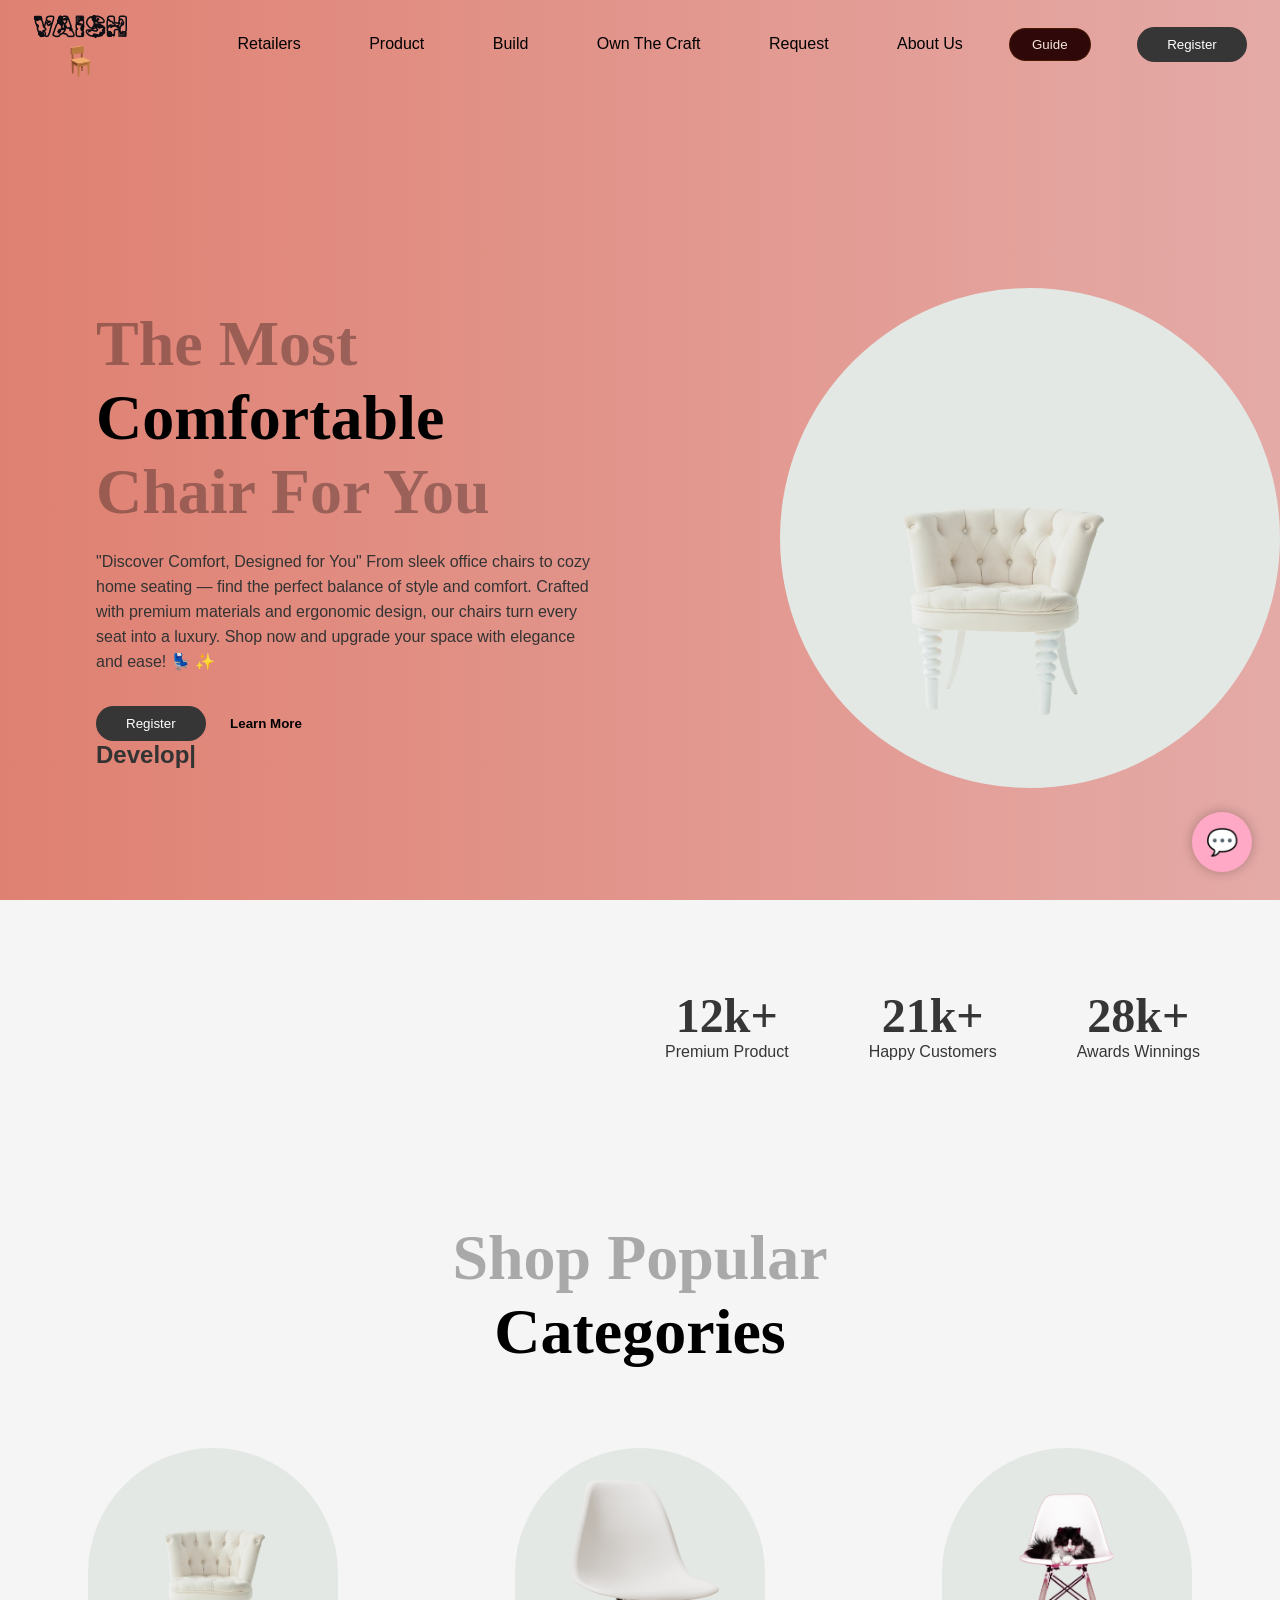
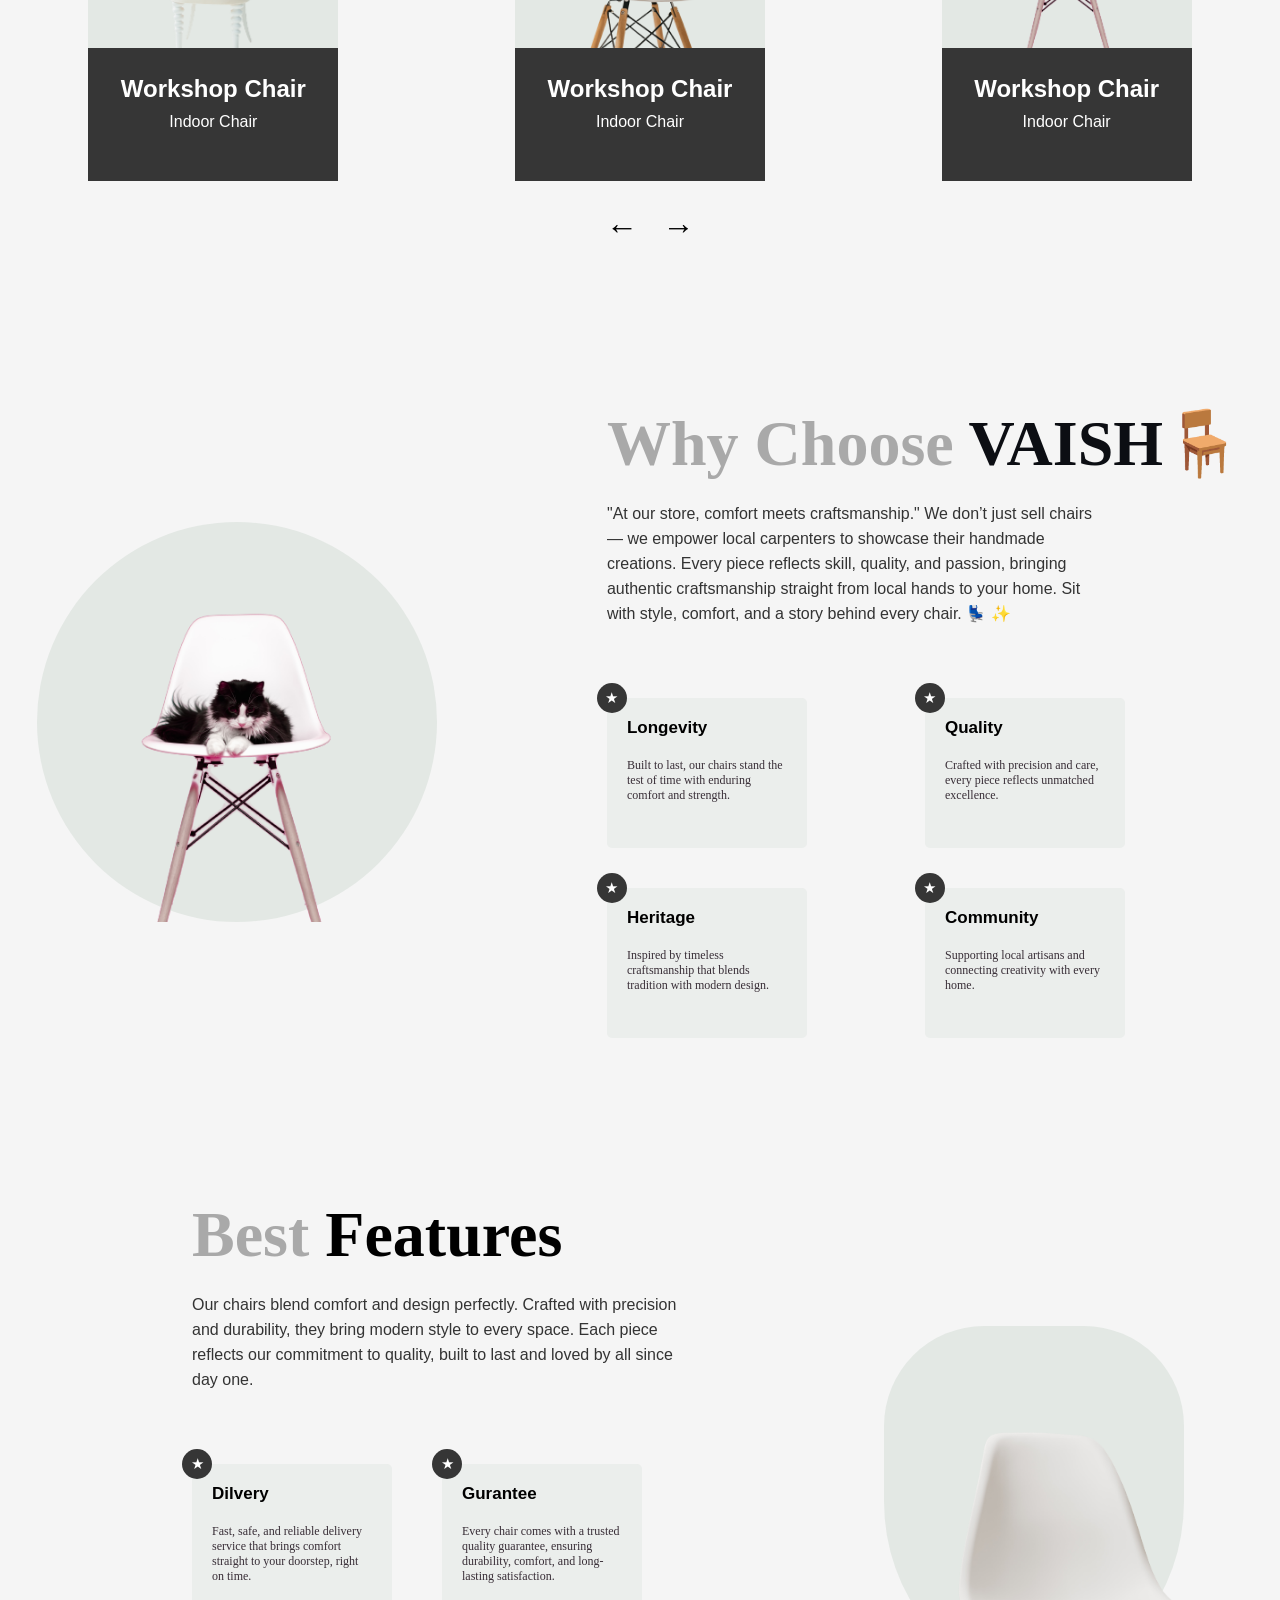
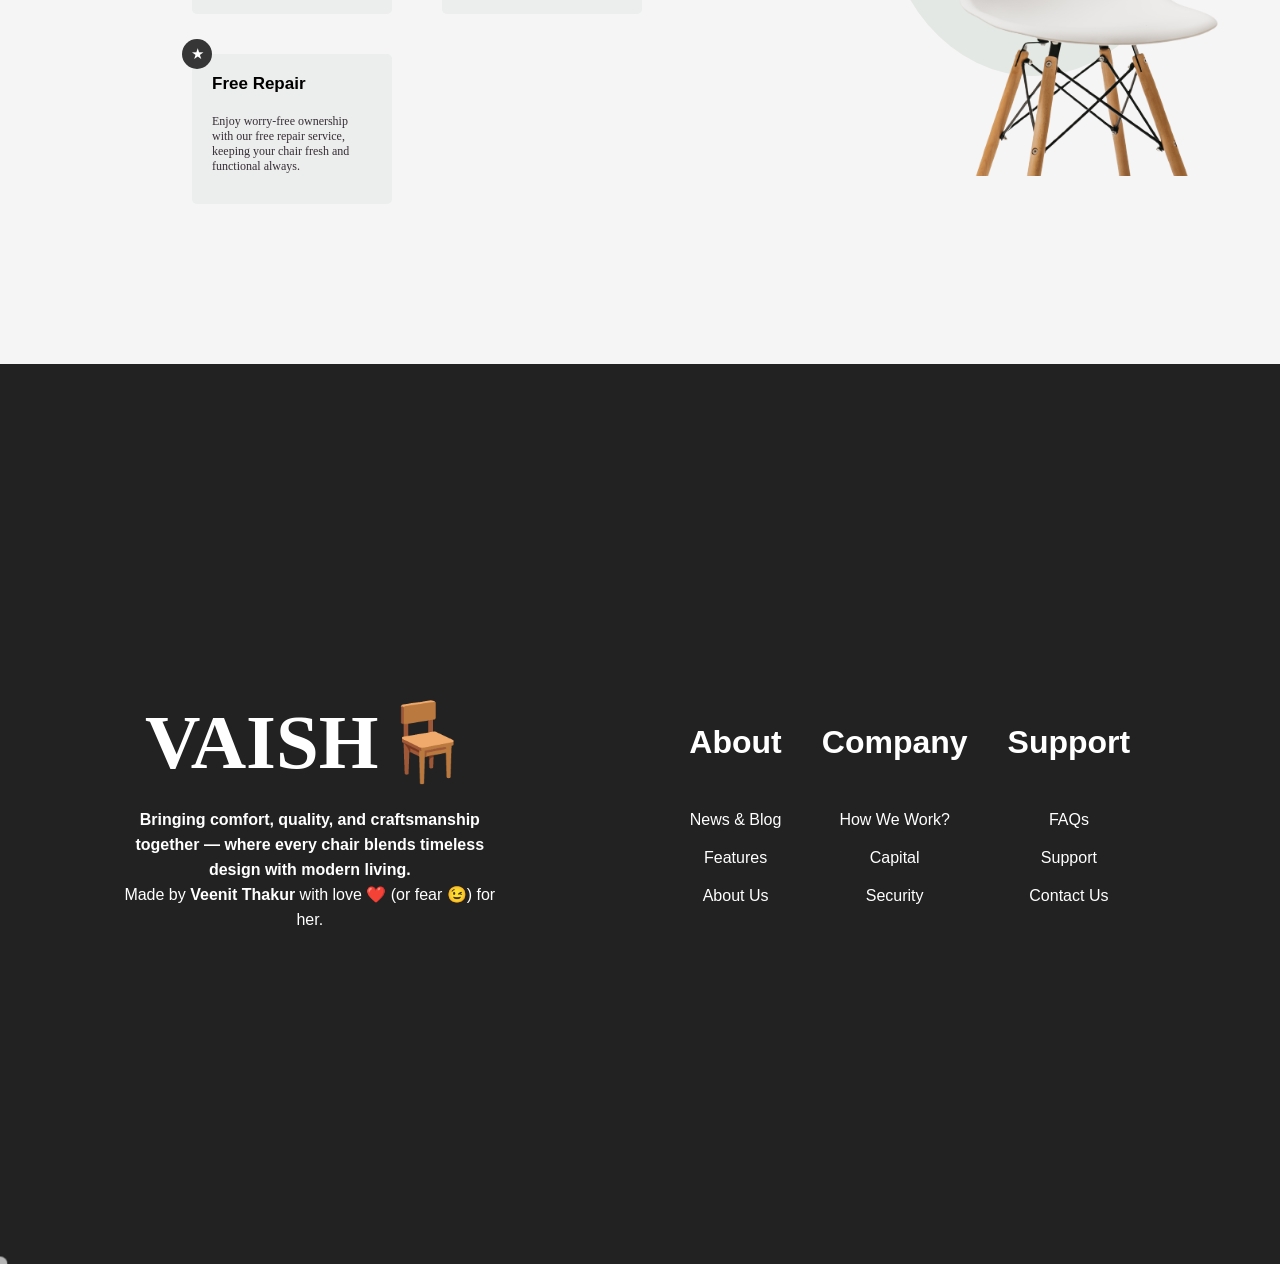
<file: index.html>
<html lang="en">
  <head>
    <meta charset="UTF-8" />
    <meta http-equiv="X-UA-Compatible" content="IE=edge" />
    <meta name="viewport" content="width=device-width, initial-scale=1.0" />
    <title>Chairs</title>
    <link rel="stylesheet" href="index.css" />
    <link rel="preconnect" href="https://fonts.googleapis.com">
<link rel="preconnect" href="https://fonts.googleapis.com">
<link rel="preconnect" href="https://fonts.gstatic.com" crossorigin>
<link href="https://fonts.googleapis.com/css2?family=Foldit:wght@100..900&family=Rubik+Glitch+Pop&display=swap" rel="stylesheet">
  </head>
  
  <body>
    <nav>
      <div class="logo">
        <h1 style="color: rgb(12, 14, 19);"><BIG style="font-family: Rubik Glitch Pop; font-weight: 900;"> VAISH<p>&#129681;</p></BIG></h1>
      </div>

      <ul>
        <li><a href="retailer-highlight.html">Retailers</a></li>
        <li><a href="products.html" target="_blank">Product</a></li>
        <li><a href="customizer.html" target="_blank">Build</a></li>
        <li><a href="craftsman.html" target="_blank">Own The Craft</a></li>
        <li><a href="order-inquiry.html" target="_blank"> Request</a></li>
        <li><a href="learnmore.html" target="_blank">About Us</a></li>
      </ul>




<button class="nav-guide" onclick="location.href='guide.html'" style="background-color: rgb(47, 9, 9);">Guide</button>

<button class="btn-fill" onclick="window.open('register.html')">Register</button>   
  </nav>

    <header>
      <div class="content-container">
        <h1 class="main-headings">
          The Most <br />
          <span> Comfortable </span><br />
          Chair For You
        </h1>
        <p class="primary-headings">
          "Discover Comfort, Designed for You"
From sleek office chairs to cozy home seating — find the perfect balance of style and comfort.
Crafted with premium materials and ergonomic design, our chairs turn every seat into a luxury.
Shop now and upgrade your space with elegance and ease!  &#128186; &#10024;
        </p>
        <div class="btns-container">
<button class="btn-fill" onclick="window.open('register.html', '_blank')">Register</button>    </nav>
<button class="btn-outline" onclick="window.open('learnmore.html', '_blank')">Learn More</button>        </div>
      </div>

      <div class="img-container">
        <img
          src="daniil-silantev-1P6AnKDw6S8-unsplash-removebg-preview.png"
        />
      </div>
    </header>
    <section class="popularity">
      <div class="popularity-one">
        <h1>12k+</h1>
        <p>Premium Product</p>
      </div>
      <div class="popularity-two">
        <h1>21k+</h1>
        <p>Happy Customers</p>
      </div>
      <div class="popularity-three">
        <h1>28k+</h1>
        <p>Awards Winnings</p>
      </div>
    </section>

    <section class="products-container">
      <h1 class="products-heading main-headings">
        Shop Popular <br />
        <span>Categories</span>
      </h1>

      <div class="products">
        <div class="product">
          <div class="product-img-layer">
            <div class="img img-one"></div>
          </div>
          <div class="product-content">
            <h1 class="product-name" ><a href="products.html" style="color: white; text-decoration: none;">Workshop Chair</a> </h1>
            <p class="product-quality">Indoor Chair</p>
          </div>
        </div>
        <div class="product">
          <div class="product-img-layer">
            <div class="img img-two"></div>
          </div>
          <div class="product-content">
            <h1 class="product-name"><a href="products.html" style="color: white; text-decoration: none;">Workshop Chair</a></h1>
            <p class="product-quality">Indoor Chair</p>
          </div>
        </div>
        <div class="product">
          <div class="product-img-layer">
            <div class="img img-three"></div>
          </div>
          <div class="product-content">
            <h1 class="product-name"><a href="products.html" style="color: white; text-decoration: none;">Workshop Chair</a></h1>
            <p class="product-quality">Indoor Chair</p>
          </div>
        </div>
      </div>
      <div class="b-container">
        <button>&#x2190;</button>
        <button>&rarr;</button>
      </div>
    </section>

    <section class="why-us">
      <div class="section-img-container">
        <div class="img-layer">
          <div class="img"></div>
        </div>
      </div>

      <div class="content-container">
        <h1 class="main-headings">Why Choose <span style="color: rgb(12, 14, 19);"> VAISH&#129681;
</span></h1>
        <p class="primary-headings">
          "At our store, comfort meets craftsmanship." We don’t just sell chairs — we empower local carpenters to showcase their handmade creations. Every piece reflects skill, quality, and passion, bringing authentic craftsmanship straight from local hands to your home. Sit with style, comfort, and a story behind every chair. &#128186; &#10024;
        </p>
        <div class="cards">
          <div class="card card-fill">
            <div class="star">&#9733;</div>
            <h1 class="card-title">Longevity</h1>
            <p class="card-info" style="color: rgb(55, 45, 54); font-family: cursive;">Built to last, our chairs stand the test of time with enduring comfort and strength. 
            </p>
          </div>
          <div class="card card-fill ">
            <div class="star">&#9733;</div>
            <h1 class="card-title">Quality</h1>
            <p class="card-info" style="color: rgb(55, 45, 54); font-family: cursive;">
              Crafted with precision and care, every piece reflects unmatched excellence.
            </p>
          </div>
          <div class="card card-fill ">
            <div class="star">&#9733;</div>
            <h1 class="card-title">Heritage</h1>
            <p class="card-info"  style="color: rgb(55, 45, 54); font-family: cursive;">
              Inspired by timeless craftsmanship that blends tradition with modern design.                 
            </p>
          </div>
          <div class="card card-fill">
            <div class="star">&#9733;</div>
            <h1 class="card-title">Community</h1>
            <p class="card-info" style="color: rgb(55, 45, 54); font-family: cursive;">
            Supporting local artisans and connecting creativity with every home.
            </p>
          </div>
        </div>
      </div>
    </section>

    <section class="features">
      <div class="content-container">
        <h1 class="main-headings">Best <span> Features</span></h1>
        <p class="primary-headings">
         Our chairs blend comfort and design perfectly. Crafted with precision and durability, they bring modern style to every space. Each piece reflects our commitment to quality, built to last and loved by all since day one.
        </p>
        <div class="cards">
          <div class="card card-fill">
            <div class="star">&#9733;</div>
            <h1>Dilvery</h1>
            <p style="color: rgb(55, 45, 54); font-family: cursive;">
             Fast, safe, and reliable delivery service that brings comfort straight to your doorstep, right on time.
            </p>
          </div>
          <div class="card card-fill">
            <div class="star">&#9733;</div>
            <h1>Gurantee</h1>
            <p style="color: rgb(55, 45, 54); font-family: cursive;">
              Every chair comes with a trusted quality guarantee, ensuring durability, comfort, and long-lasting satisfaction.
            </p>
          </div>
          <div class="card card-fill">
            <div class="star">&#9733;</div>
            <h1>Free Repair</h1>
            <p  style="color: rgb(55, 45, 54); font-family: cursive; " >
              Enjoy worry-free ownership with our free repair service, keeping your chair fresh and functional always.
            </p>
          </div>
        </div>
      </div>

      <div class="img-container d-none">
        <img
          src="bruno-emmanuelle--MUoHL1XULM-unsplash-removebg-preview.png"
          alt=""
        />
      </div>
    </section>

    <footer>
      <div class="logo-container">
        <h1><BIG> VAISH&#129681;</BIG></h1>
        <p>
          <p><strong>Bringing comfort, quality, and craftsmanship together — where every chair blends timeless design with modern living.</strong></p>
<p>Made by <strong>Veenit Thakur</strong> with love &#10084;&#65039; (or fear &#128521;) for her.</p>

        </p>
      </div>

      <div class="about-company">
        <div class="container">
          <h1>About</h1>
          <p>News & Blog</p>
          <p>Features</p>
          <p>About Us</p>
        </div>
        <div class="container">
          <h1>Company</h1>
          <p>How We Work?</p>
          <p>Capital</p>
          <p>Security</p>
        </div>
        <div class="container">
          <h1>Support</h1>
          <p>FAQs</p>
          <p>Support</p>
          <p>Contact Us</p>
        </div>
      </div>
    </footer>


<!-- ai  --> 
<div id="vaish-bubble">&#128172;</div>

<div id="vaish-chatbox">
  <div id="vc-header">VAISH AI Assistant &#127800;</div>
  <div id="vc-body"></div>
  <input id="vc-input" type="text" placeholder="Type your message..." />
</div>

  </body>
  <script src="project.js"></script>
</html>
</file>
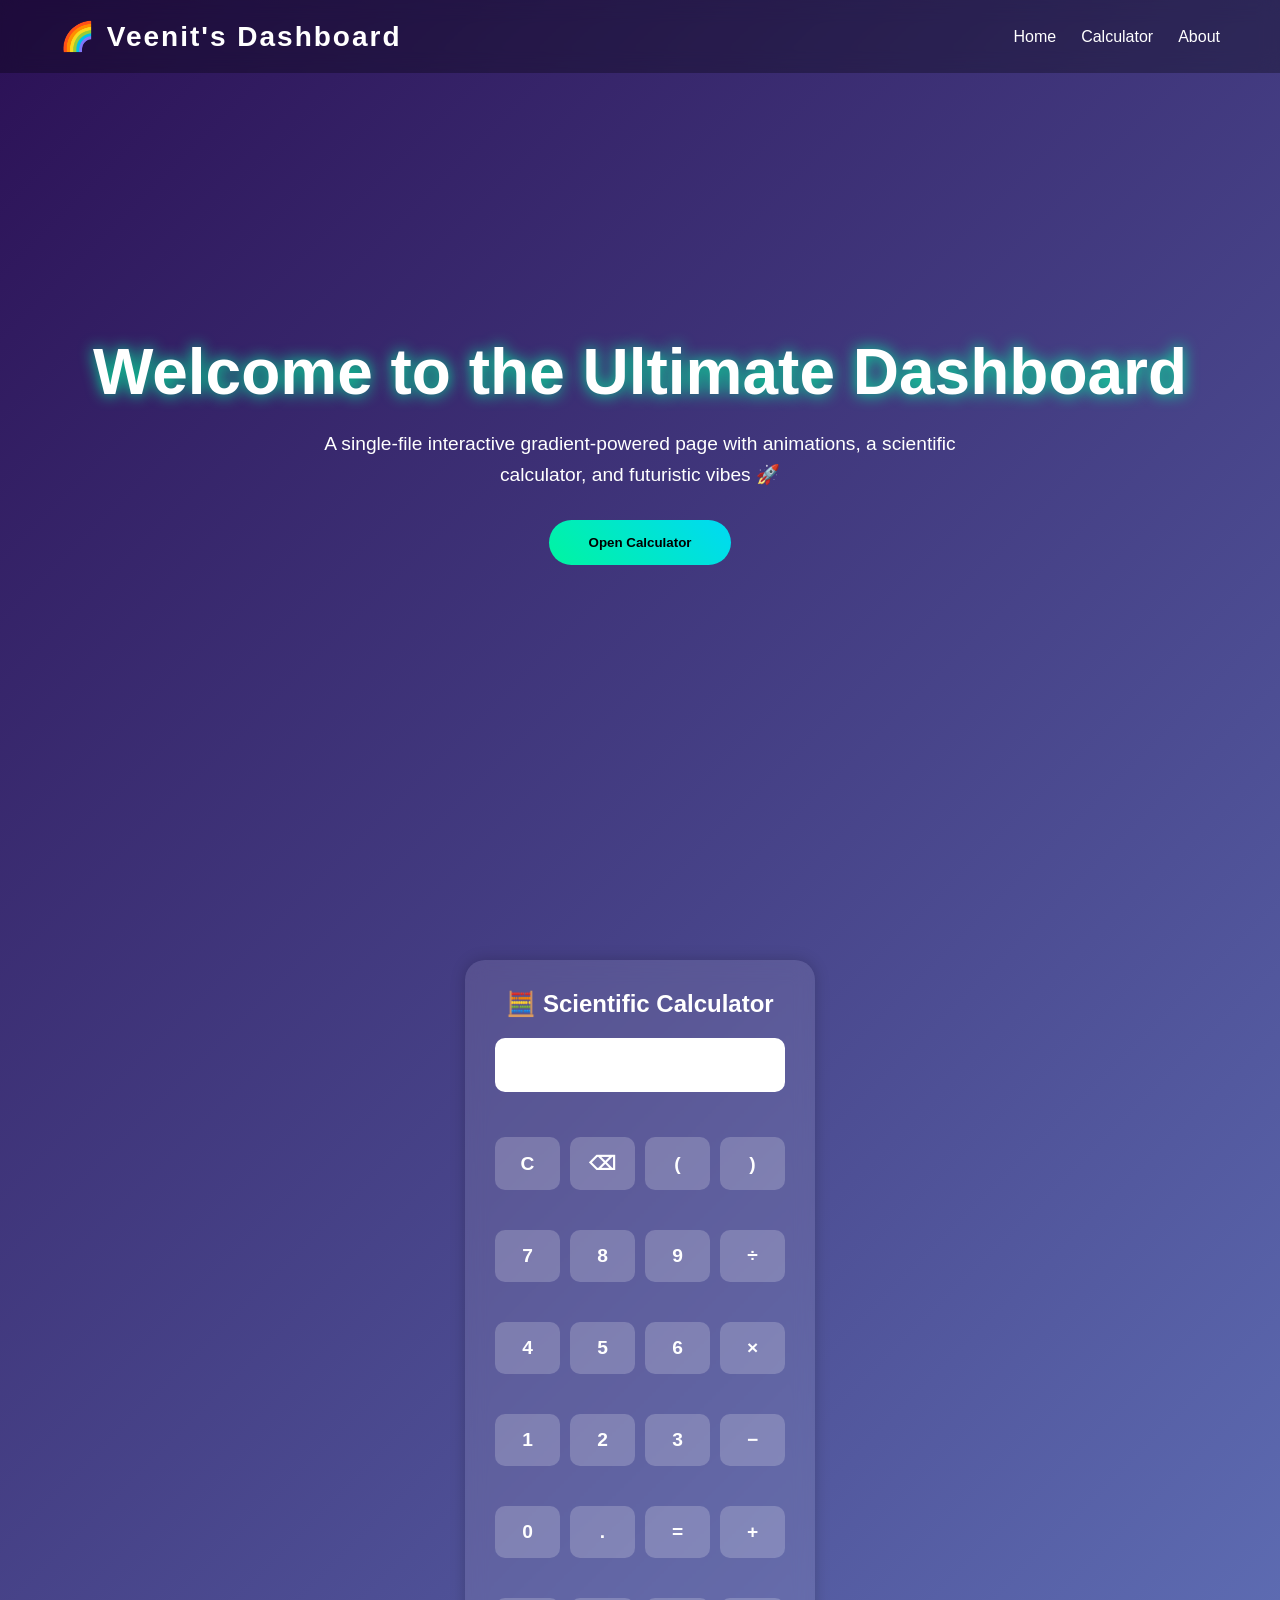
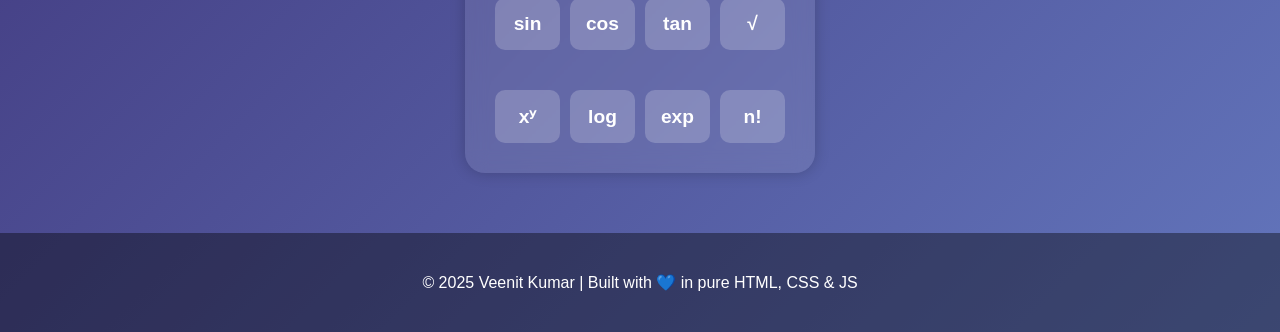
<file: calculator.html>
<!DOCTYPE html>
<html lang="en">
<head>
  <meta charset="UTF-8">
  <meta name="viewport" content="width=device-width, initial-scale=1.0">
  <title>Ultimate Gradient Dashboard + Calculator</title>
  <style>
    *{margin:0;padding:0;box-sizing:border-box;font-family:'Poppins',sans-serif}
    body{
      background:linear-gradient(135deg,#2b1055,#7597de,#00f5a0,#00d9f5);
      background-size:400% 400%;
      animation:gradientShift 15s ease infinite;
      color:#fff;overflow-x:hidden;
    }
    @keyframes gradientShift{
      0%{background-position:0% 50%}
      50%{background-position:100% 50%}
      100%{background-position:0% 50%}
    }
    nav{
      display:flex;justify-content:space-between;align-items:center;
      padding:20px 60px;backdrop-filter:blur(10px);
      background:rgba(0,0,0,0.3);position:fixed;width:100%;z-index:10;
    }
    nav h1{font-size:28px;font-weight:700;letter-spacing:2px}
    nav ul{display:flex;gap:25px;list-style:none}
    nav ul li a{text-decoration:none;color:white;transition:0.3s}
    nav ul li a:hover{color:#00f5a0}
    header{
      height:100vh;display:flex;align-items:center;justify-content:center;
      flex-direction:column;text-align:center;padding:20px;
    }
    header h1{font-size:4rem;text-shadow:0 0 15px #00f5a0}
    header p{font-size:1.2rem;margin-top:20px;max-width:700px;line-height:1.6}
    button{
      margin-top:30px;padding:15px 40px;border:none;border-radius:40px;
      background:linear-gradient(45deg,#00f5a0,#00d9f5);
      color:#000;font-weight:bold;cursor:pointer;transition:0.3s;
    }
    button:hover{transform:scale(1.05);box-shadow:0 0 20px #00f5a0}
    .container{
      display:flex;flex-wrap:wrap;justify-content:center;align-items:flex-start;
      gap:40px;padding:60px;
    }
    .card{
      background:rgba(255,255,255,0.1);backdrop-filter:blur(10px);
      padding:30px;border-radius:20px;width:350px;transition:0.3s;
      box-shadow:0 0 15px rgba(0,0,0,0.2);
    }
    .card:hover{transform:translateY(-10px);box-shadow:0 0 30px #00f5a0}
    .card h2{text-align:center;margin-bottom:20px}
    .calculator input{
      width:100%;padding:15px;font-size:1.3rem;border:none;
      border-radius:10px;margin-bottom:15px;text-align:right;
    }
    .buttons{
      display:grid;grid-template-columns:repeat(4,1fr);gap:10px;
    }
    .buttons button{
      background:rgba(255,255,255,0.2);border:none;border-radius:10px;
      font-size:1.2rem;color:white;padding:15px;cursor:pointer;
      transition:0.3s;
    }
    .buttons button:hover{background:#00f5a0;color:#000}
    footer{
      text-align:center;padding:40px;font-size:1rem;background:rgba(0,0,0,0.4);
    }
  </style>
</head>
<body>
  <nav>
    <h1>🌈 Veenit's Dashboard</h1>
    <ul>
      <li><a href="#home">Home</a></li>
      <li><a href="#calc">Calculator</a></li>
      <li><a href="#about">About</a></li>
    </ul>
  </nav>

  <header id="home">
    <h1>Welcome to the Ultimate Dashboard</h1>
    <p>A single-file interactive gradient-powered page with animations, a scientific calculator, and futuristic vibes 🚀</p>
    <button onclick="scrollToCalc()">Open Calculator</button>
  </header>

  <section class="container" id="calc">
    <div class="card calculator">
      <h2>🧮 Scientific Calculator</h2>
      <input type="text" id="display" readonly>
      <div class="buttons">
        <button onclick="clearDisplay()">C</button>
        <button onclick="deleteChar()">⌫</button>
        <button onclick="appendValue('(')">(</button>
        <button onclick="appendValue(')')">)</button>

        <button onclick="appendValue('7')">7</button>
        <button onclick="appendValue('8')">8</button>
        <button onclick="appendValue('9')">9</button>
        <button onclick="appendValue('/')">÷</button>

        <button onclick="appendValue('4')">4</button>
        <button onclick="appendValue('5')">5</button>
        <button onclick="appendValue('6')">6</button>
        <button onclick="appendValue('*')">×</button>

        <button onclick="appendValue('1')">1</button>
        <button onclick="appendValue('2')">2</button>
        <button onclick="appendValue('3')">3</button>
        <button onclick="appendValue('-')">−</button>

        <button onclick="appendValue('0')">0</button>
        <button onclick="appendValue('.')">.</button>
        <button onclick="calculate()">=</button>
        <button onclick="appendValue('+')">+</button>

        <button onclick="appendValue('Math.sin(')">sin</button>
        <button onclick="appendValue('Math.cos(')">cos</button>
        <button onclick="appendValue('Math.tan(')">tan</button>
        <button onclick="appendValue('Math.sqrt(')">√</button>

        <button onclick="appendValue('Math.pow(')">xʸ</button>
        <button onclick="appendValue('Math.log(')">log</button>
        <button onclick="appendValue('Math.exp(')">exp</button>
        <button onclick="factorial()">n!</button>
      </div>
    </div>
  </section>

  <footer>© 2025 Veenit Kumar | Built with 💙 in pure HTML, CSS & JS</footer>

  <script>
    const display=document.getElementById('display');
    function appendValue(val){display.value+=val;}
    function clearDisplay(){display.value=''}
    function deleteChar(){display.value=display.value.slice(0,-1)}
    function calculate(){
      try{display.value=eval(display.value)}
      catch(e){display.value='Error'}
    }
    function factorial(){
      const num=parseInt(display.value);
      if(num<0)return display.value='Error';
      let f=1;for(let i=1;i<=num;i++)f*=i;
      display.value=f;
    }
    function scrollToCalc(){
      document.getElementById('calc').scrollIntoView({behavior:'smooth'});
    }
    // Smooth nav scroll
    document.querySelectorAll('nav a').forEach(a=>{
      a.addEventListener('click',e=>{
        e.preventDefault();
        document.querySelector(a.getAttribute('href')).scrollIntoView({behavior:'smooth'});
      });
    });
  </script>
</body>
</html>
</file>
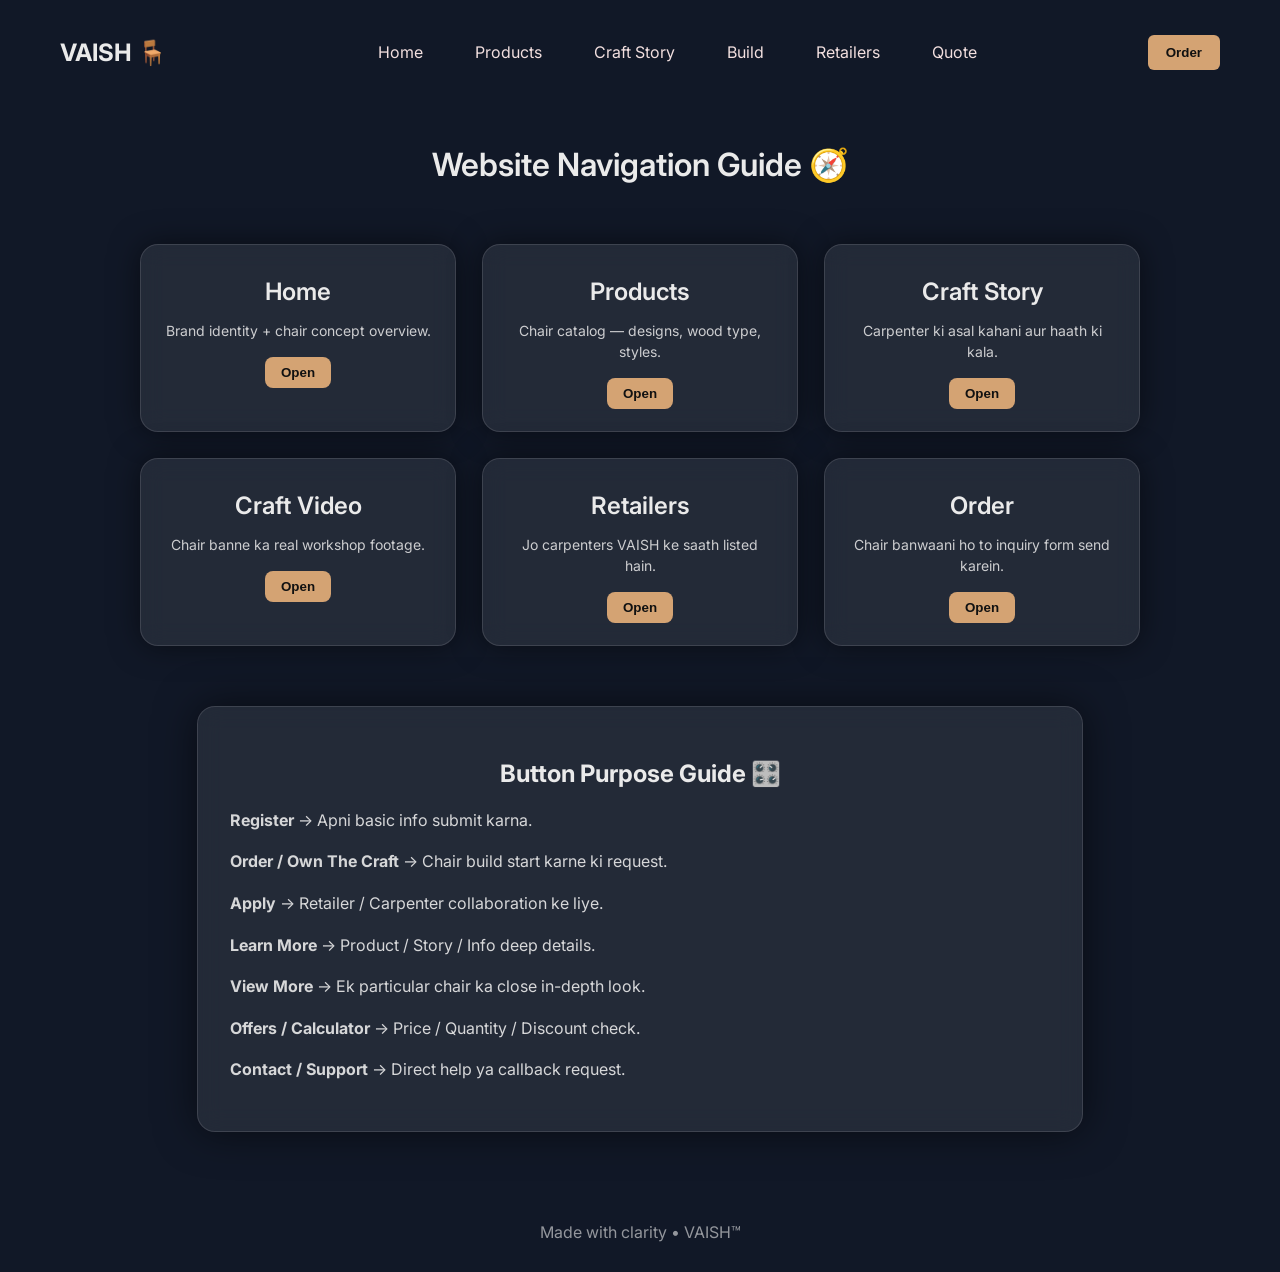
<file: guide.html>
<!DOCTYPE html>
<html lang="en">
<head>
<meta charset="UTF-8">
<title>Website Guide | VAISH</title>

<link href="https://fonts.googleapis.com/css2?family=Inter:wght@300;400;600;700&display=swap" rel="stylesheet">

<style>
body{
  margin:0;
  font-family:'Inter', sans-serif;
  background: #111827;
  color:#EAEAEA;
}

/* NAV */
nav{
  display:flex;justify-content:space-between;align-items:center;
  padding:18px 60px;
}
nav ul{display:flex;gap:32px;list-style:none;}
nav a{
  position: relative;
  text-decoration: none;
  color: #f2dfdf;
  font-weight: 400;
  padding: 6px 10px;
  transition: 0.35s cubic-bezier(.16,.72,.48,1.12);
}

 /* hover hai  */
nav a:hover{
  color: #ffffff;
  transform: translateY(-2px) scale(1.07);
  text-shadow: 0 0 12px rgba(255, 214, 214, 0.8),
               0 0 24px rgba(255, 160, 160, 0.45);
}

/* Optional underline accent (high-end style) */
nav a::after{
  content:"";
  position:absolute;
  left:50%;
  bottom:-3px;
  width:0;
  height:2px;
  background:#ffb4c8;
  transition:0.35s ease;
  border-radius:4px;
  transform:translateX(-50%);
}
nav a:hover::after{
  width:80%;
}

.btn-nav{
  background:#D4A373;border:none;padding:10px 18px;border-radius:6px;
  font-weight:600;color:#111;cursor:pointer;transition:.3s;
}
.btn-nav:hover{
  transform:translateY(-2px);box-shadow:0 4px 18px rgba(212,163,115,.45);
}

/* GRID */
.guide-grid{
  max-width:1000px;margin:60px auto;
  display:grid;grid-template-columns:repeat(auto-fit,minmax(260px,1fr));
  gap:26px;padding:0 20px;
}

/* CARDS */
.card{
  background:rgba(255,255,255,.08);
  border:1px solid rgba(255,255,255,.12);
  backdrop-filter:blur(12px);
  padding:22px;border-radius:18px;
  box-shadow:0 0 30px rgba(0,0,0,.5);
  text-align:center;
  transition:.35s;
}
.card:hover{
  transform:translateY(-6px) scale(1.03);
  box-shadow:0 0 45px rgba(255,255,255,.18);
}
.card h2{margin:10px 0 6px;font-weight:600;}
.card p{opacity:.85;font-size:14px;margin-bottom:16px;line-height:1.5;}
.card button{
  background:#D4A373;border:none;padding:8px 16px;border-radius:8px;
  font-weight:600;color:#111;cursor:pointer;transition:.3s;
}
.card button:hover{transform:scale(1.08);}

/* BUTTON EXPLANATION PANEL */
.explain-box{
  max-width:820px;margin:60px auto;
  background:rgba(255,255,255,.08);
  border:1px solid rgba(255,255,255,.12);
  padding:32px;border-radius:18px;
  backdrop-filter:blur(12px);
  box-shadow:0 0 40px rgba(0,0,0,.55);
}
.explain-box h2{text-align:center;margin-bottom:20px;}
.explain-box section{margin:16px 0;opacity:.9;line-height:1.6;}

/* FOOTER */
footer{text-align:center;padding:30px;opacity:.6;margin-top:40px;}
</style>
</head>
<body>

<nav>
  <h1 style="font-size:24px;font-weight:700;">VAISH 🪑</h1>
  <ul>
    <li><a href="index.html">Home</a></li>
    <li><a href="products.html">Products</a></li>
    <li><a href="craftsman.html">Craft Story</a></li>
    <li><a href="customizer.html">Build</a></li>
    <li><a href="retailer-highlight.html">Retailers</a></li>
    <li><a href="order-inquiry.html">Quote</a></li>
  </ul>
  <button class="btn-nav" onclick="location.href='order-inquiry.html'">Order</button>
</nav>

<h1 style="text-align:center;margin-top:40px;font-weight:600;">Website Navigation Guide 🧭</h1>

<div class="guide-grid">

  <div class="card">
    <h2>Home</h2>
    <p>Brand identity + chair concept overview.</p>
    <button onclick="location.href='index.html'">Open</button>
  </div>

  <div class="card">
    <h2>Products</h2>
    <p>Chair catalog — designs, wood type, styles.</p>
    <button onclick="location.href='products.html'">Open</button>
  </div>

  <div class="card">
    <h2>Craft Story</h2>
    <p>Carpenter ki asal kahani aur haath ki kala.</p>
    <button onclick="location.href='craftsman.html'">Open</button>
  </div>

  <div class="card">
    <h2>Craft Video</h2>
    <p>Chair banne ka real workshop footage.</p>
    <button onclick="location.href='craft-process.html'">Open</button>
  </div>

  <div class="card">
    <h2>Retailers</h2>
    <p>Jo carpenters VAISH ke saath listed hain.</p>
    <button onclick="location.href='retailer-highlight.html'">Open</button>
  </div>

  <div class="card">
    <h2>Order</h2>
    <p>Chair banwaani ho to inquiry form send karein.</p>
    <button onclick="location.href='order-inquiry.html'">Open</button>
  </div>

</div>

<div class="explain-box">
  <h2>Button Purpose Guide 🎛️</h2>

  <section><b>Register</b> → Apni basic info submit karna.</section>
  <section><b>Order / Own The Craft</b> → Chair build start karne ki request.</section>
  <section><b>Apply</b> → Retailer / Carpenter collaboration ke liye.</section>
  <section><b>Learn More</b> → Product / Story / Info deep details.</section>
  <section><b>View More</b> → Ek particular chair ka close in-depth look.</section>
  <section><b>Offers / Calculator</b> → Price / Quantity / Discount check.</section>
  <section><b>Contact / Support</b> → Direct help ya callback request.</section>
</div>

<footer>Made with clarity • VAISH™</footer>

</body>
</html>
</file>
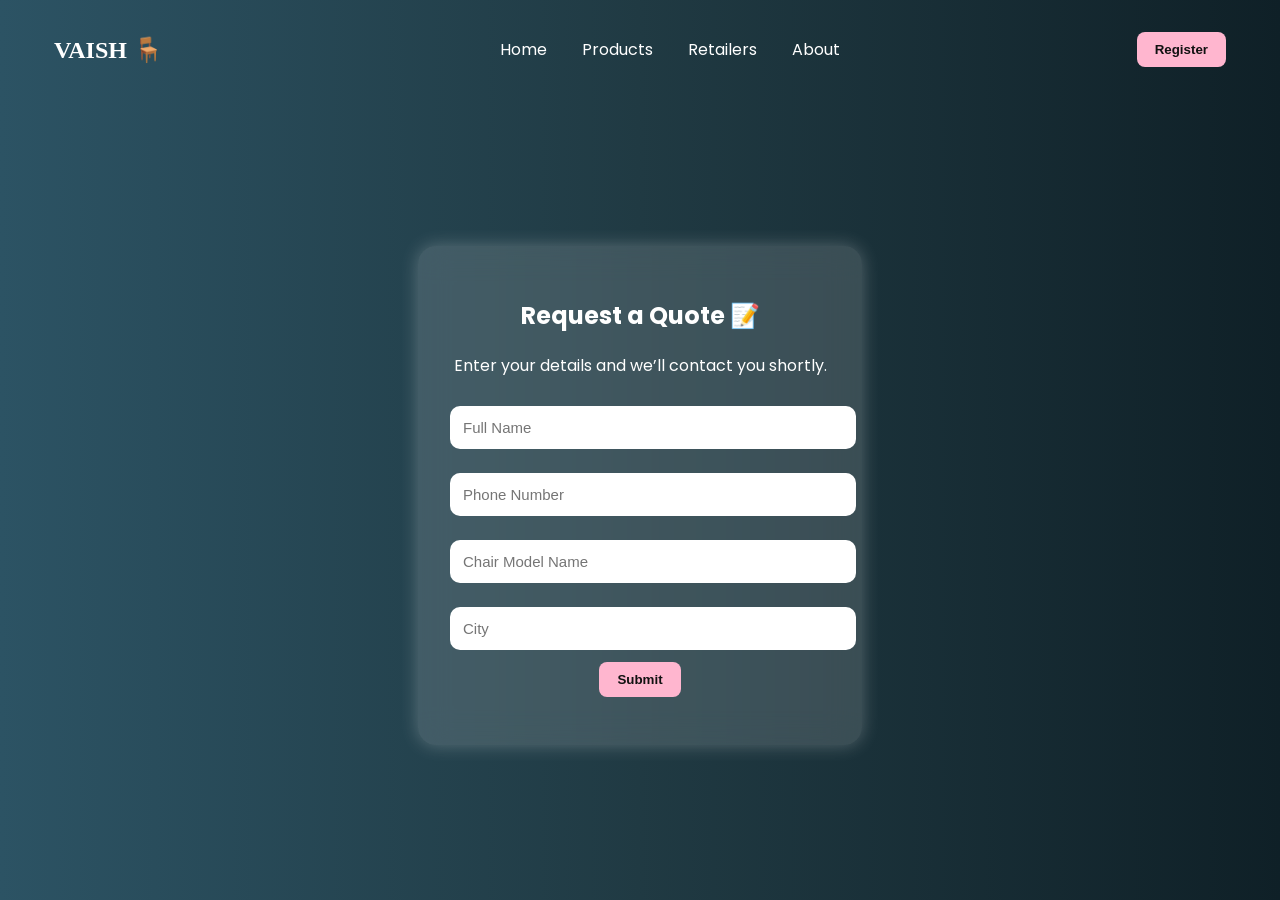
<file: order-inquiry.html>
<!DOCTYPE html>
<html lang="en">
<head>
  <meta charset="UTF-8">
  <title>Order Inquiry | VAISH</title>
  <link rel="preconnect" href="https://fonts.googleapis.com">
  <link href="https://fonts.googleapis.com/css2?family=Poppins:wght@300;400;600&display=swap" rel="stylesheet">
<style>
body{
  margin:0;
  font-family:Poppins, sans-serif;
  background: linear-gradient(to right, #2C5364, #203A43, #0F2027);
  display:flex; 
  flex-direction:column;
}

nav{
  display:flex;
   justify-content:space-between; 
   align-items:center;
  padding:16px 54px; 
  color:white;
}

nav ul{
  display:flex; 
  gap:35px; 
  list-style:none;
}

nav a{
  text-decoration:none;
  color:white;
  font-weight:400;
}

.btn-fill{
  background:#FFB6CF;
   border:none; 
   padding:10px 18px; 
   border-radius:8px;
  font-weight:600; 
  cursor:pointer; 
  color:#111; 
  transition:.3s;
}

.btn-fill:hover{
  transform:translateY(-2px) scale(1.04); 
  box-shadow:0 6px 18px rgba(255,182,207,.45);
}

.form-wrapper{display:flex;
  justify-content:center;
  align-items:center;
  height:88vh;
}

.glass-box{
  width:380px;
  text-align:center; 
  color:white;
  background:rgba(255,255,255,.14); 
  backdrop-filter:blur(16px);
  padding:32px; 
  border-radius:18px;
  box-shadow:0 0 18px rgba(255,255,255,.25);
  animation:fadeIn .7s ease-out;
}

@keyframes fadeIn{from{opacity:0;
  transform:translateY(20px);
}to{opacity:1;
  transform:translateY(0);
} }

input{
  width:100%;
   padding:13px;
    margin:12px 0;
  border-radius:10px; 
  border:none; 
  outline:none;
  font-size:15px;
   background:white;
}

#msg{margin-top:10px;
font-weight:600;
color:#FFDEE6;
}

</style>
</head>
<body>

<nav>
  <h1 style="font-family:'Rubik Glitch Pop';">VAISH &#129681;</h1>
  <ul>
    <li><a href="index.html">Home</a></li>
    <li><a href="products.html">Products</a></li>
    <li><a href="retailer-highlight.html">Retailers</a></li>
    <li><a href="learnmore.html">About</a></li>
  </ul>
  <button class="btn-fill" onclick="location.href='register.html'">Register</button>
</nav>

<section class="form-wrapper">
  <div class="glass-box">
    <h2>Request a Quote &#128221;</h2>
    <p>Enter your details and we’ll contact you shortly.</p>

    <form id="orderForm">
      <input type="text" id="name" placeholder="Full Name" required>
      <input type="text" id="phone" placeholder="Phone Number" required>
      <input type="text" id="model" placeholder="Chair Model Name" required>
      <input type="text" id="city" placeholder="City" required>
      <button type="submit" class="btn-fill">Submit</button>
    </form>

    <p id="msg"></p>
  </div>
</section>

<script>
const form = document.getElementById("orderForm");
const msg = document.getElementById("msg");

form.addEventListener("submit",(e)=>{
  e.preventDefault();

  let inquiry={
    name:name.value,
    phone:phone.value,
    model:model.value,
    city:city.value
  };

  let data=JSON.parse(localStorage.getItem("VAISH_inquiries"))||[];
  data.push(inquiry);
  localStorage.setItem("VAISH_inquiries",JSON.stringify(data));

  msg.innerHTML="&#9989; Inquiry Submitted! Redirecting...";
  
  // Redirect info flag
  localStorage.setItem("VAISH_recent_submit","true");

  setTimeout(()=>{
    window.location.href="retailer-highlight.html";
  },1400);
});
</script>

</body>
</html>
</file>
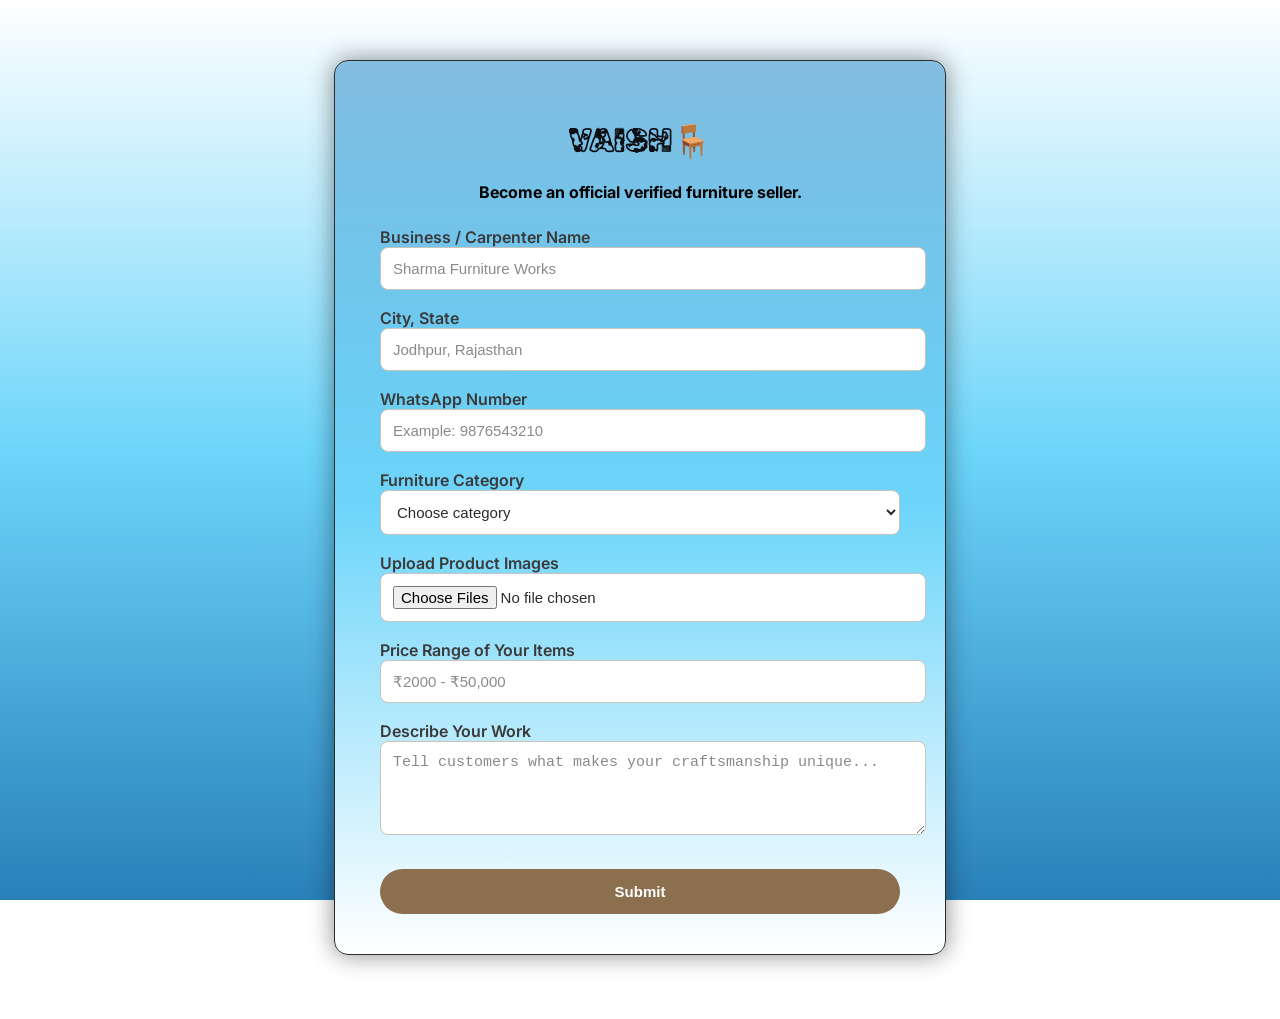
<file: partner.html>
<!DOCTYPE html>
<html lang="en">
<head>
<meta charset="UTF-8">
<title>Carpenter Seller Registration</title>  

<link href="https://fonts.googleapis.com/css2?family=Inter:wght@400;500;600;700&family=Montserrat:wght@600;700&display=swap" rel="stylesheet">
    <link rel="preconnect" href="https://fonts.googleapis.com">
<link rel="preconnect" href="https://fonts.googleapis.com">
<link rel="preconnect" href="https://fonts.gstatic.com" crossorigin>
<link href="https://fonts.googleapis.com/css2?family=Foldit:wght@100..900&family=Rubik+Glitch+Pop&display=swap" rel="stylesheet">
<style>
  body {
    margin: 0;
    font-family: 'Inter', sans-serif;
background: #2980B9;  
background: -webkit-linear-gradient(to top, #FFFFFF, #6DD5FA, #2980B9);  
background: linear-gradient(to bottom, #FFFFFF, #6DD5FA, #2980B9);  
    background-attachment: fixed;
    display: flex;
    justify-content: center;
    align-items: flex-start;
    padding: 60px 0;
  }

  .form-container {
    width: 520px;
   background: #2980B9; 
background: -webkit-linear-gradient(to bottom, #FFFFFF, #6DD5FA, #2980B9); 
background: linear-gradient(to top, #FFFFFF, #6DD5FA, #66acd8c7); 
    color: #2C2C2C;
    border-radius: 14px;
    padding: 40px 45px;
    box-shadow: 0 0 25px rgba(0,0,0,0.45);
    animation: slideFade 0.8s ease;
    border: .0001px solid;
  }

  @keyframes slideFade {
    from { opacity: 0; transform: translateY(20px); }
    to { opacity: 1; transform: translateY(0); }
  }

  h2 {
    text-align: center;
    font-family: 'Montserrat', sans-serif;
    font-weight: 700;
    margin-bottom: 4px;
    color: #3C2F23;
  }

  p.note {
    text-align: center;
    margin-bottom: 25px;
    color: #4D4D4D;
  }

  label {
    margin-top: 18px;
    font-weight: 600;
    display: block;
    color: #3A3A3A;
  }

  input, textarea, select {
    width: 100%;
    padding: 12px;
    border-radius: 8px;
    border: 1.5px solid #C9C3BA;
    background: #FFFFFF;
    font-size: 15px;
    color: #2C2C2C;
    transition: .25s;
  }

  input::placeholder, textarea::placeholder {
    color: #8A8A8A;
  }

  input:focus, textarea:focus, select:focus {
    border-color: #8B6F4F;
    box-shadow: 0 0 0 2px rgba(139, 111, 79, .3);
    outline: none;
  }

  .btn-submit {
    width: 100%;
    padding: 14px;
    margin-top: 30px;
    border-radius: 50px;
    border: none;
    background: #8B6F4F; 
    color: #fff;
    font-weight: 600;
    cursor: pointer;
    font-size: 15px;
    transition: .3s ease;
  }

  .btn-submit:hover {
    background: #6d543d;
    transform: scale(1.05);
  }
</style>

</head>
<body>

<div class="form-container">
 <div class="logo">
        <h1 style="color: rgb(12, 14, 19); font-family: Rubik Glitch Pop; font-weight: 900; text-align: center;">VAISH&#129681; </h1>
      </div>  <p class="note" style="color: black;"><b> Become an official verified furniture seller.</b></p>

  <form id="sellerForm">

    <label>Business / Carpenter Name</label>
    <input type="text" placeholder="Sharma Furniture Works" required>

    <label>City, State</label>
    <input type="text" placeholder="Jodhpur, Rajasthan" required>

    <label>WhatsApp Number</label>
    <input type="tel" placeholder="Example: 9876543210" required>

    <label>Furniture Category</label>
    <select required>
      <option value="">Choose category</option>
      <option>Solid Sheesham Wood</option>
      <option>Teak & Premium Finish</option>
      <option>Custom Designed Carved Pieces</option>
      <option>Home Decor Small / Gift Items</option>
    </select>

    <label>Upload Product Images</label>
    <input type="file" accept="image/*" multiple>

    <label>Price Range of Your Items</label>
    <input type="text" placeholder="₹2000 - ₹50,000">

    <label>Describe Your Work</label>
    <textarea rows="4" placeholder="Tell customers what makes your craftsmanship unique..."></textarea>

    <button class="btn-submit">Submit</button>
  </form>
</div>

<script>
document.getElementById("sellerForm").addEventListener("submit", e => {
  e.preventDefault();
  alert("✅ Submitted! Our team will review your details and contact you soon.");
});
</script>

</body>
</html>
</file>
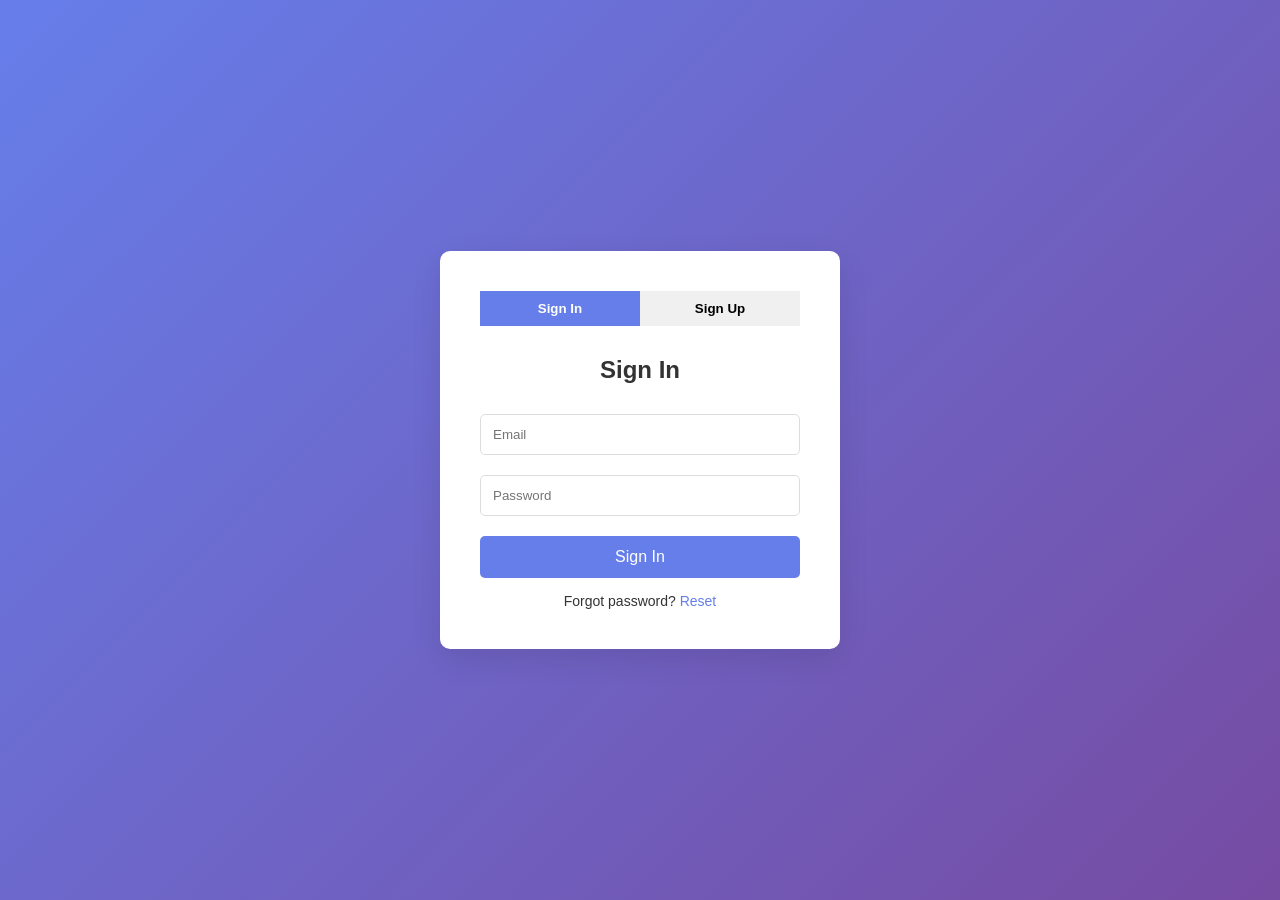
<file: register.html>
<!DOCTYPE html>
<html lang="en">
<head>
    <meta charset="UTF-8">
    <meta http-equiv="X-UA-Compatible" content="IE=edge">
    <meta name="viewport" content="width=device-width, initial-scale=1.0">
    <title>Login / Register - Chairs</title>
    <link rel="stylesheet" href="register.css"> 
    
</head>
<body>
    <div class="container">
        <div class="form-container">
            <div class="form-toggle">
                <button id="login-toggle" class="active">Sign In</button>
                <button id="register-toggle">Sign Up</button>
            </div>
            
            <!-- Sign In Form-->
            <form id="login-form" class="form active">
                <h2>Sign In</h2>
                <input type="email" placeholder="Email" required>
                <input type="password" placeholder="Password" required>
                <button type="submit" class="btn">Sign In</button>
                <p class="link">Forgot password? <a href="#">Reset</a></p>
            </form>
            


            <!-- Sign Up Form -->
            <form id="register-form" class="form">
                <h2>Sign Up</h2>
                <input type="text" placeholder="Full Name" required>
                <input type="email" placeholder="Email" required>
                <input type="password" placeholder="Password" required>
                <input type="password" placeholder="Confirm Password" required>
                <button type="submit" class="btn">Sign Up</button>
                <p class="link">Already have an account? <a href="#" onclick="toggleForm('login')">Sign In</a></p>
            </form>
        </div>
    </div>
    
    <script src="register.js"></script> 
</body>
</html>
</file>
<file: index.css>
@import url("https://fonts.googleapis.com/css2?family=Playfair+Display&display=swap");

* {
  padding: 0;
  margin: 0;
  box-sizing: border-box;
}

:root {
  --main-color: #e3e8e4;
  --primary-color: #363636;
  --main-font: "Playfair Display SC", serif;
}

nav {
  display: flex;
  justify-content: space-around;
  align-items: center;
  text-align: center;
  font-family: sans-serif;
  padding: 10px;
}

nav p{
  transition-duration: .7s;
  transition-delay: .2s;
  transition-property: all;
  transition-timing-function: ease-in-out;
}

nav p:hover {
  transform: scale(15) translate(40px,41%); 
  
}

ul li {
  display: inline;
  list-style: none;
  cursor: pointer;

}

ul li a {
  text-decoration: none;
  color: #000;
  margin-left: 4rem;
   transition-duration: .7s;
  transition-delay: .2s;
  transition-property: all;
  transition-timing-function: ease-in-out;
}

ul li a:hover {
 transform: scale(1.2);
  background: var(--primary-color);
    padding: 10px 30px;
    border-radius: 100px;
    color: white;


  padding-bottom: 10px;
  transition-duration: .4s;
  transition-timing-function: ease-in-out;
  transition-delay: 0s;
  transition-property: all;
  border: .5px solid rgb(255, 188, 43);

}


.nav-guide{
  padding: 8px 22px;
  border-radius: 18px;
  background: rgba(15, 15, 15, 0.72);
  border: 1px solid rgba(73, 26, 0, 0.958); 
  color: #f6e9db;
  cursor: pointer;
  font-weight: 500;
  transition: 0.45s cubic-bezier(.16,.72,.48,1.25);
  backdrop-filter: blur(10px);
  transform: perspective(400px) translateZ(0);
}

.nav-guide:hover{
  background: rgba(255, 199, 140, 0.22); 
  border-color: rgba(255, 199, 140, 0.75);
  color: #ffffff;
  transform: perspective(500px) rotateX(6deg) rotateY(-6deg) scale(1.12);
  box-shadow:
    0 0 18px rgba(255, 199, 140, 0.45),
    0 8px 28px rgba(0,0,0,0.55);
}





.btn-fill {
  padding: 10px 30px;
  background: var(--primary-color);
  border: none;
  border-radius: 100px;
  color: #fff;
  cursor: pointer;
  transition-duration: .7s;
  transition-delay: .2s;
  transition-property: all;
  transition-timing-function: ease-in-out;
  
}

.btn-fill:hover {
  color: white;
  background-color: rgb(57, 34, 34);
  transition-duration: .6s;
  transform: scale(1.45) ;
transition-timing-function: cubic-bezier(0.785, 0.135, 0.15, 0.86);
  transition-delay: 0s;
  transition-property: all;
  border: 2px solid rgb(249, 179, 29);
}



.btn-outline {
  background: transparent;
  border: none;
  margin-left: 20px;
  font-weight: bold;
  cursor: pointer;
} 

/* header */
header {
  height: 100vh;
  display: flex;
  flex-wrap: wrap;
  justify-content: space-between;
  align-items: center;
}

.content-container {
  margin-left: 6rem;
}

.main-headings {
  font-size: 4rem;
  font-family: var(--main-font);
  color: #0000004f;
  margin-bottom: 2rem;
}

.main-headings span {
  color: #000;
}

.primary-headings {
  max-width: 500px;
  font-family: sans-serif;
  line-height: 25px;
  margin-bottom: 2rem;
}

.img-container {
  width: 500px;
  height: 500px;
  background: var(--main-color);
  border-radius: 100%;
}

.img-container img {
  width: 400px;
  height: 500px;
  margin-left: 20px;
  margin-bottom: 40px;
}

/* popularity */
.popularity {
  display: flex;
  justify-content: flex-end;
  align-items: center;
}

.popularity div {
  margin-right: 5rem;
}

.popularity div h1 {
  font-size: 3rem;
  text-align: center;
  color: #363636;
  font-family: var(--main-font);
}
.popularity div p {
  color: #363636;
  font-family: sans-serif;
}

/* PRODUCTS */
.products-heading {
  text-align: center;
  margin-top: 10rem;
  margin-bottom: 5rem;
  font-size: 4rem;
  color: #0000004f;
}

.products-heading span {
  color: #000;
}

.products {
  display: flex;
  flex-wrap: wrap;
  justify-content: space-around;
  align-items: center;
}

.products:hover {
  display: flex;
  flex-wrap: wrap;
  justify-content: space-around;
  align-items: center;
  border: #000;
} 

.product {
  display: flex;
  flex-direction: column;
  justify-content: center;
  align-items: center;
  margin-top: 50px;
  transition-duration: .7s;
  transition-delay: .2s;
  transition-property: all;
  transition-timing-function: ease;
  transition-duration: 2s;
}


.product:hover{
  transition-duration: .8s;
  transform: scale(1.1) ;
transition-timing-function: ease;
  transition-delay: 0s;
  transition-property: all;
}



.product .product-img-layer {
  background: var(--main-color);
  border-top-left-radius: 200px;
  border-top-right-radius: 200px;
  padding: 20px;
}

.product .product-img-layer .img {
  width: 200px;
  height: 200px;
}

.product .product-img-layer .img-one {
  background: url(daniil-silantev-1P6AnKDw6S8-unsplash-removebg-preview.png);
  background-size: cover;
  background-position: center;
}
.product .product-img-layer .img-two {
  background: url(bruno-emmanuelle--MUoHL1XULM-unsplash-removebg-preview.png);
  background-size: cover;
  background-position: center;
}
.product .product-img-layer .img-three {
  background: url(scott-webb-eD853mTbBA0-unsplash-removebg-preview.png);
  background-size: cover;
  background-position: center;
}

.product-content {
  background: var(--primary-color);
  padding: 27px;
  padding-bottom: 50px;
  text-align: center;
  color: #fff;
}

.product-content .product-name {
  font-family: sans-serif;
  margin-bottom: 10px;
}

.b-container {
  text-align: center;
}

.b-container button {
  border: none;
  background: transparent;
  font-size: 2rem;
  cursor: pointer;
  margin: 0 auto;
  margin-left: 20px;
  margin-top: 20px;
}

/* why us */
.why-us {
  display: flex;
  flex-wrap: wrap;
  justify-content: space-around;
  align-items: center;
  margin-top: 10rem;
}

.why-us .img-layer {
  width: 400px;
  height: 400px;
  background: var(--main-color);
  border-radius: 100%;
}

.why-us .img-layer .img {
  width: 400px;
  height: 400px;
  background: url(scott-webb-eD853mTbBA0-unsplash-removebg-preview.png);
  background-size: cover;
  background-position: center;
}

.cards {
  display: grid;
  grid-template-columns: 2fr 2fr;
}

.card {
  width: 200px;
  height: 150px;
  padding: 20px;
  margin-top: 40px;
  border-radius: 5px;
}

.card.card-fill {
  background: #e3e8e490;
  position: relative;
  transition-duration: .7s;
  transition-delay: .2s;
  transition-property: all;
  transition-timing-function: ease-in-out;
  
}

.card.card-fill:hover {
  
  transition-duration: .6s;
  transform: scale(1.1) ;
transition-timing-function: ease;
  transition-delay: 0s;
  transition-property: all;
  border: .5px solid black;
}

.card.card.card-fill .star {
  width: 10px;
  height: 10px;
  padding: 15px;
  border-radius: 100%;
  background: var(--primary-color);
  position: absolute;
  top: -15px;
  left: -10px;
  display: flex;
  justify-content: center;
  align-items: center;
  font-size: 15px;
  color: #fff;
}

.card h1 {
  color: black;
  font-family: sans-serif;
  font-size: 17px;
}

.card p {
  color: #999999;
  font-family: sans-serif;
  font-size: 12px;
  margin-top: 20px;
}

/* Features */
.features {
  margin-top: 10rem;
  display: flex;
  flex-wrap: wrap;
  justify-content: space-around;
  align-items: center;
}
.main-headings {
  font-size: 4rem;
  font-family: var(--main-font);
  color: #0000004f;
  margin-bottom: 20px;
}

.main-headings span {
  color: #000;
}

.primary-headings {
  max-width: 500px;
  font-family: sans-serif;
}

.features .img-container {
  width: 300px;
  height: 350px;
  background: var(--main-color);
  border-top-left-radius: 200px;
  border-top-right-radius: 200px;
}

.features .img-container img {
  width: 350px;
  height: 450px;
}

footer {
  background: var(--primary-color);
  margin-top: 10rem;
  display: flex;
  flex-wrap: wrap;
  justify-content: space-around;
  align-items: center;
  height: 100vh;
  color: #fff;
}

footer .logo-container h1 {
  font-size: 4rem;
  font-family: var(--main-font);
  margin-bottom: 20px;
}

footer .logo-container p {
  max-width: 400px;
  font-family: sans-serif;
  line-height: 25px;
}

footer .about-company {
  display: flex;
  flex-wrap: wrap;
  justify-content: center;
  align-items: center;
}

footer .about-company .container {
  margin-right: 40px;
  margin-top: 20px;
}

.about-company .container h1 {
  margin-bottom: 50px;
}

.about-company .container p {
  font-family: sans-serif;
  margin-bottom: 20px;
}

@media only screen and (max-width: 1150px) {
  .img-container {
    width: 340px;
    height: 340px;
  }
  .d-none {
    display: none;
  }
}

@media only screen and (max-width: 900px) {
  header {
    height: 120vh;
    text-align: center;
    justify-content: center;
  }

  header .content-container {
    margin-bottom: 6rem;
    margin-top: 4rem;
    margin-left: 0;
  }

  .popularity {
    margin-top: 22rem;
    text-align: center;
  }

  .d-none {
    display: none;
  }
}

@media only screen and (max-width: 600px) {
  .primary-headings {
    width: 350px;
  }

  .img-container {
    width: 350px;
    height: 350px;
  }

  .popularity div h1 {
    font-size: 2rem;
  }

  .popularity div {
    font-size: 0.9rem;
    text-align: center;
    margin: 0 auto;
    margin-top: 7rem;
  }

  .main-headings {
    font-size: 3rem;
    text-align: center;
  }

  .d-none {
    display: none;
  }

  .cards {
    margin-right: 5rem;
  }

  .card-fill {
    margin-left: 10px;
  }
}


 .products-grid {
    display: grid;
    grid-template-columns: repeat(auto-fit, minmax(250px, 1fr));
    gap: 20px;
    justify-items: center;
    margin: 0 auto;
    max-width: 1200px;
}

.product-img {
    width: 200px;
    height: 200px;
    object-fit: cover;
    border-radius: 10px;
}   



/* Big Horizontal Products */
.big-products-horizontal {
    display: flex;
    overflow-x: auto; 
    gap: 20px;
    margin-bottom: 50px;
    padding: 20px;
}

.big-product {
    width: 500px; 
    height: 350px;
    flex-shrink: 0; 
}

.big-product .product-img {
    width: 500px;
    height: 300px;
    object-fit: cover;
    border-radius: 10px;
}


.products-grid {
    display: grid;
    grid-template-columns: repeat(auto-fit, minmax(250px, 1fr));
    gap: 20px;
    justify-items: center;
    margin: 0 auto;
    max-width: 1200px;
}

.product {
    width: 250px;
    height: 350px; 
    display: flex;
    flex-direction: column;
    justify-content: center;
    align-items: center;
    margin-top: 50px;
}

.product .product-img-layer {
    background: var(--main-color);
    border-top-left-radius: 200px;
    border-top-right-radius: 200px;
    padding: 20px;
    width: 250px;
    height: 200px;
    display: flex;
    justify-content: center;
    align-items: center;
}

.product .product-img {
    width: 200px;
    height: 200px;
    object-fit: cover;
    border-radius: 10px;
}

.product-content {
    background: var(--primary-color);
    padding: 27px;
    padding-bottom: 50px;
    text-align: center;
    color: #fff;
    width: 100%;
}

.product-content .product-name {
    font-family: sans-serif;
    margin-bottom: 10px;
}


body {
    background: #f5f5f5;
    font-family: 'Arial', sans-serif;
    margin: 0;
    padding: 0;
    color: #333;
}

.testimonials {
    padding: 60px 20px;
    text-align: center;
    background: #fff;
    margin: 40px 0;
    animation: fadeInUp 1s ease-out;
}

.testimonials h1 {
    font-size: 2.5rem;
    margin-bottom: 40px;
    color: #222;
}

.testimonials h1 span {
    color: #ff6b6b;
}

.testimonial-slider {
    display: flex;
    align-items: center;
    justify-content: center;
    position: relative;
}

.testimonial-cards {
    display: flex;
    overflow: hidden;
    width: 80%;
    transition: transform 0.5s ease;
}

.testimonial {
    min-width: 300px;
    margin: 0 20px;
    padding: 30px;
    background: #fff;
    border-radius: 15px;
    box-shadow: 0 10px 30px rgba(0,0,0,0.1);
    text-align: center;
    transition: transform 0.3s ease, box-shadow 0.3s ease;
    animation: bounceIn 0.8s ease;
}

.testimonial:hover {
    transform: translateY(-10px);
    box-shadow: 0 20px 40px rgba(0,0,0,0.2);
}

.testimonial-img {
    width: 80px;
    height: 80px;
    border-radius: 50%;
    margin-bottom: 20px;
    border: 3px solid #ff6b6b;
}

.testimonial p {
    font-style: italic;
    margin-bottom: 15px;
    color: #555;
}

.rating {
    color: #ffd700;
    font-size: 1.2rem;
    margin-bottom: 10px;
}

.testimonial h3 {
    color: #333;
    font-weight: bold;
}

.slider-btn {
    background: #ff6b6b;
    color: #fff;
    border: none;
    padding: 15px;
    cursor: pointer;
    border-radius: 50%;
    font-size: 1.5rem;
    transition: background 0.3s ease, transform 0.3s ease;
    position: absolute;
    z-index: 10;
}

.slider-btn:hover {
    background: #e55a5a;
    transform: scale(1.1);
}

.prev-btn {
    left: 10px;
}

.next-btn {
    right: 10px;
}

/* Footer - New Styling */
footer {
    background: #222;
    color: #fff;
    padding: 40px 20px;
    text-align: center;
    animation: slideInUp 1s ease-out;
}

.footer-content {
    display: flex;
    justify-content: space-around;
    flex-wrap: wrap;
    margin-bottom: 20px;
}

.footer-section {
    flex: 1;
    min-width: 200px;
    margin: 20px;
}

.footer-section h2 {
    color: #ff6b6b;
    margin-bottom: 15px;
    font-size: 1.5rem;
}

.footer-section p {
    line-height: 1.6;
}

.social-link {
    display: block;
    color: #fff;
    text-decoration: none;
    margin: 10px 0;
    transition: color 0.3s ease;
}

.social-link:hover {
    color: #ff6b6b;
}

.footer-bottom {
    border-top: 1px solid #444;
    padding-top: 20px;
    font-size: 0.9rem;
}

/* Animations */
@keyframes fadeInUp {
    from {
        opacity: 0;
        transform: translateY(30px);
    }
    to {
        opacity: 1;
        transform: translateY(0);
    }
}

@keyframes bounceIn {
    0% {
        transform: scale(0.3);
        opacity: 0;
    }
    50% {
        transform: scale(1.05);
    }
    70% {
        transform: scale(0.9);
    }
    100% {
        transform: scale(1);
        opacity: 1;
    }
}

@keyframes slideInUp {
    from {
        transform: translateY(100%);
        opacity: 0;
    }
    to {
        transform: translateY(0);
        opacity: 1;
    }
}

/* Responsive */
@media (max-width: 768px) {
    .testimonial-cards {
        width: 100%;
    }
    .testimonial {
        min-width: 250px;
    }
    .footer-content {
        flex-direction: column;
    }
}





/* chatgpt */
#vaish-bubble{
  position: fixed;
  bottom: 28px;
  right: 28px;
  width: 60px;
  height: 60px;
  background: #ffa9c7;
  color: white;
  display: flex;
  align-items: center;
  justify-content: center;
  border-radius: 50%;
  box-shadow: 0px 0px 12px rgba(0,0,0,0.25);
  font-size: 26px;
  cursor: pointer;
  animation: vaish-pop 0.7s ease-in-out infinite alternate;
  z-index: 9999;
}

@keyframes vaish-pop {
  0%{transform: scale(1);}
  100%{transform: scale(1.12);}
}

#vaish-chatbox{
  position: fixed;
  bottom: 100px;
  right: 28px;
  width: 300px;
  height: 380px;
  background: #fff;
  border-radius: 14px;
  box-shadow: 0px 0px 14px rgba(0,0,0,0.25);
  display: none;
  flex-direction: column;
  overflow: hidden;
  z-index: 9999;
  animation: slideUp 0.3s ease-out;
}

@keyframes slideUp {
  from {transform: translateY(40px); opacity: 0;}
  to {transform: translateY(0); opacity: 1;}
}

#vc-header{
  background: #ff9eb9;
  color: #fff;
  text-align: center;
  padding: 12px;
  font-weight: bold;
}

#vc-body{
  flex: 1;
  padding: 10px;
  overflow-y: auto;
  font-size: 14px;
}

#vc-input{
  border: none;
  padding: 12px;
  border-top: 1px solid #eee;
  outline: none;
  font-size: 14px;
}

.user-msg{
  text-align: right;
  margin: 6px 0;
}

.bot-msg{
  background: #ffd5e5;
  padding: 8px;
  border-radius: 8px;
  margin: 6px 0;
  display: inline-block;
}

.option-btn{
  background:#ff9eb9;
  color:#fff;
  padding:6px 10px;
  border-radius:8px;
  margin:4px 0;
  display:inline-block;
  cursor:pointer;
}
</file>
<file: register.css>
* {
    margin: 0;
    padding: 0;
    box-sizing: border-box;
    font-family: 'Arial', sans-serif;
}

body {
    background: linear-gradient(135deg, #667eea 0%, #764ba2 100%);
    display: flex;
    justify-content: center;
    align-items: center;
    height: 100vh;
    color: #333;
}

.container {
    background: #fff;
    border-radius: 10px;
    box-shadow: 0 10px 30px rgba(0,0,0,0.1);
    width: 400px;
    max-width: 90%;
    overflow: hidden;
    animation: fadeIn 0.5s ease;
}

@keyframes fadeIn {
    from { opacity: 0; transform: translateY(-20px); }
    to { opacity: 1; transform: translateY(0); }
}

.form-container {
    padding: 40px;
}

.form-toggle {
    display: flex;
    margin-bottom: 30px;
}

.form-toggle button {
    flex: 1;
    padding: 10px;
    border: none;
    background: #f0f0f0;
    cursor: pointer;
    transition: background 0.3s ease, color 0.3s ease;
    font-weight: bold;
}

.form-toggle button.active {
    background: #667eea;
    color: #fff;
}

.form {
    display: none;
    animation: slideIn 0.3s ease;
}

.form.active {
    display: block;
}

@keyframes slideIn {
    from { transform: translateX(20px); opacity: 0; }
    to { transform: translateX(0); opacity: 1; }
}

.form h2 {
    text-align: center;
    margin-bottom: 20px;
    color: #333;
}

.form input {
    width: 100%;
    padding: 12px;
    margin: 10px 0;
    border: 1px solid #ddd;
    border-radius: 5px;
    transition: border-color 0.3s ease;
}

.form input:focus {
    border-color: #667eea;
    outline: none;
}

.btn {
    width: 100%;
    padding: 12px;
    background: #667eea;
    color: #fff;
    border: none;
    border-radius: 5px;
    cursor: pointer;
    font-size: 16px;
    transition: background 0.3s ease;
    margin-top: 10px;
}

.btn:hover {
    background: #5a6fd8;
}

.link {
    text-align: center;
    margin-top: 15px;
    font-size: 14px;
}

.link a {
    color: #667eea;
    text-decoration: none;
}

.link a:hover {
    text-decoration: underline;
}
</file>
